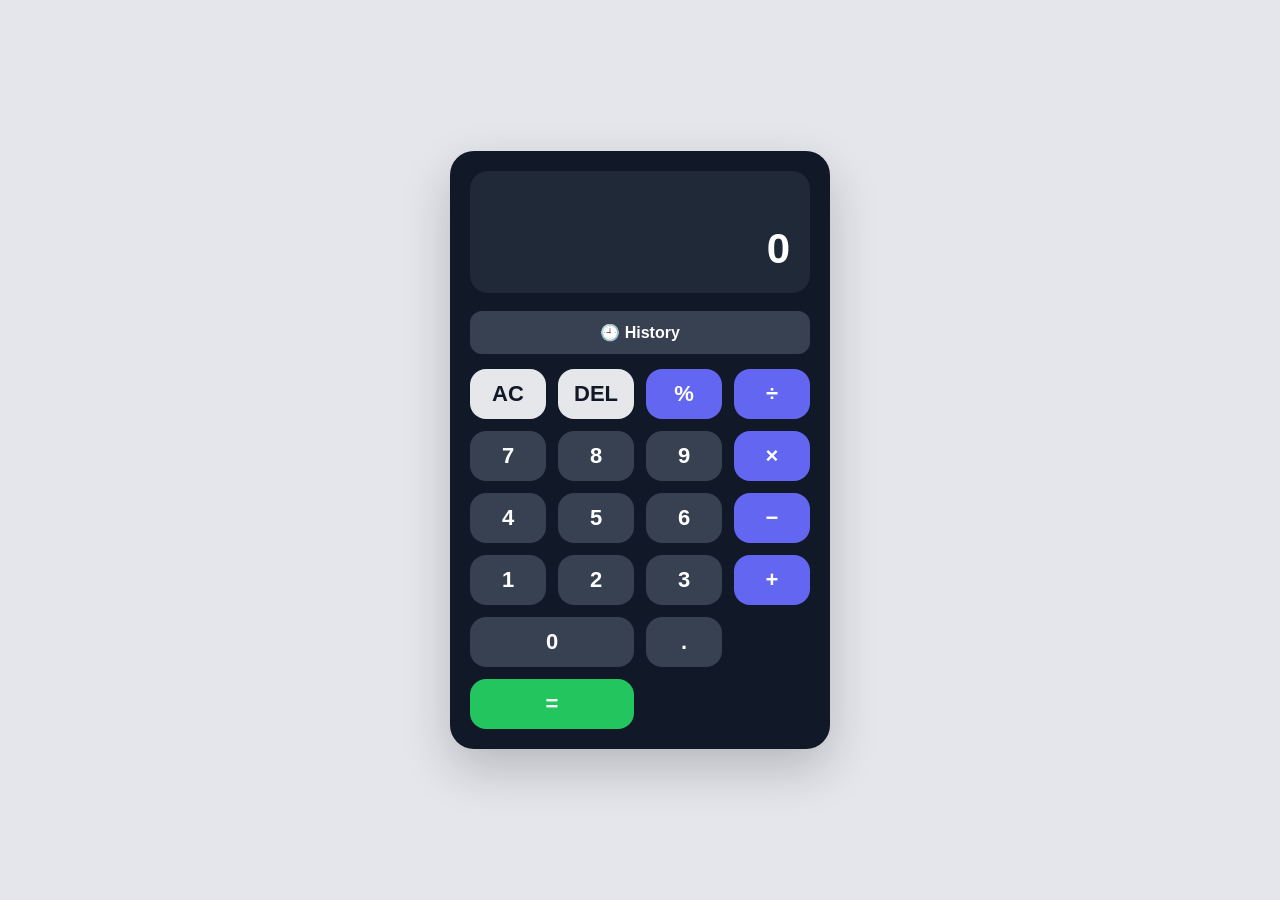
<file: WebDev-L2-Calculator/index.html>
<!DOCTYPE html>
<html lang="en">
<head>
    <meta charset="UTF-8">
    <meta name="viewport" content="width=device-width, initial-scale=1.0">
    <link rel="icon" type="image/png" href="assets/logo.png">
    <title>Calculator | OIBSIP Level 2</title>
    <link rel="stylesheet" href="style.css">
</head>

<body>

    <main class="calculator-container">

        <div class="calculator">

            <!-- Calculator Display -->
            <div class="display">
                <div class="previous-operand" id="previousOperand"></div>
                <div class="current-operand" id="currentOperand">0</div>
            </div>

            <!-- History Button -->
            <button class="history-btn" id="historyBtn">
                🕘 History
            </button>
            
            <!-- History Panel -->
            <div class="history-panel" id="historyPanel">
                <div class="history-header">
                    <h3>Calculation History</h3>
                    <button id="closeHistory">×</button>
                </div>

                <div class="history-list" id="historyList">
                    <p class="empty-history">No calculations yet</p>
                </div>

                <button class="clear-history" id="clearHistory">
                    Clear History
                </button>
            </div>

            <!-- Calculator Buttons -->
            <div class="buttons">

                <!-- First Row -->
                <button class="btn action" data-action="clear">AC</button>
                <button class="btn action" data-action="delete">DEL</button>
                <button class="btn operator" data-operation="%">%</button>
                <button class="btn operator" data-operation="÷">÷</button>

                <!-- Second Row -->
                <button class="btn number" data-number="7">7</button>
                <button class="btn number" data-number="8">8</button>
                <button class="btn number" data-number="9">9</button>
                <button class="btn operator" data-operation="×">×</button>

                <!-- Third Row -->
                <button class="btn number" data-number="4">4</button>
                <button class="btn number" data-number="5">5</button>
                <button class="btn number" data-number="6">6</button>
                <button class="btn operator" data-operation="−">−</button>

                <!-- Fourth Row -->
                <button class="btn number" data-number="1">1</button>
                <button class="btn number" data-number="2">2</button>
                <button class="btn number" data-number="3">3</button>
                <button class="btn operator" data-operation="+">+</button>

                <!-- Fifth Row -->
                <button class="btn number zero" data-number="0">0</button>
                <button class="btn number" data-number=".">.</button>
                <button class="btn equals" data-action="equals">=</button>

            </div>

        </div>

    </main>

    <script src="script.js"></script>

</body>
</html>
</file>
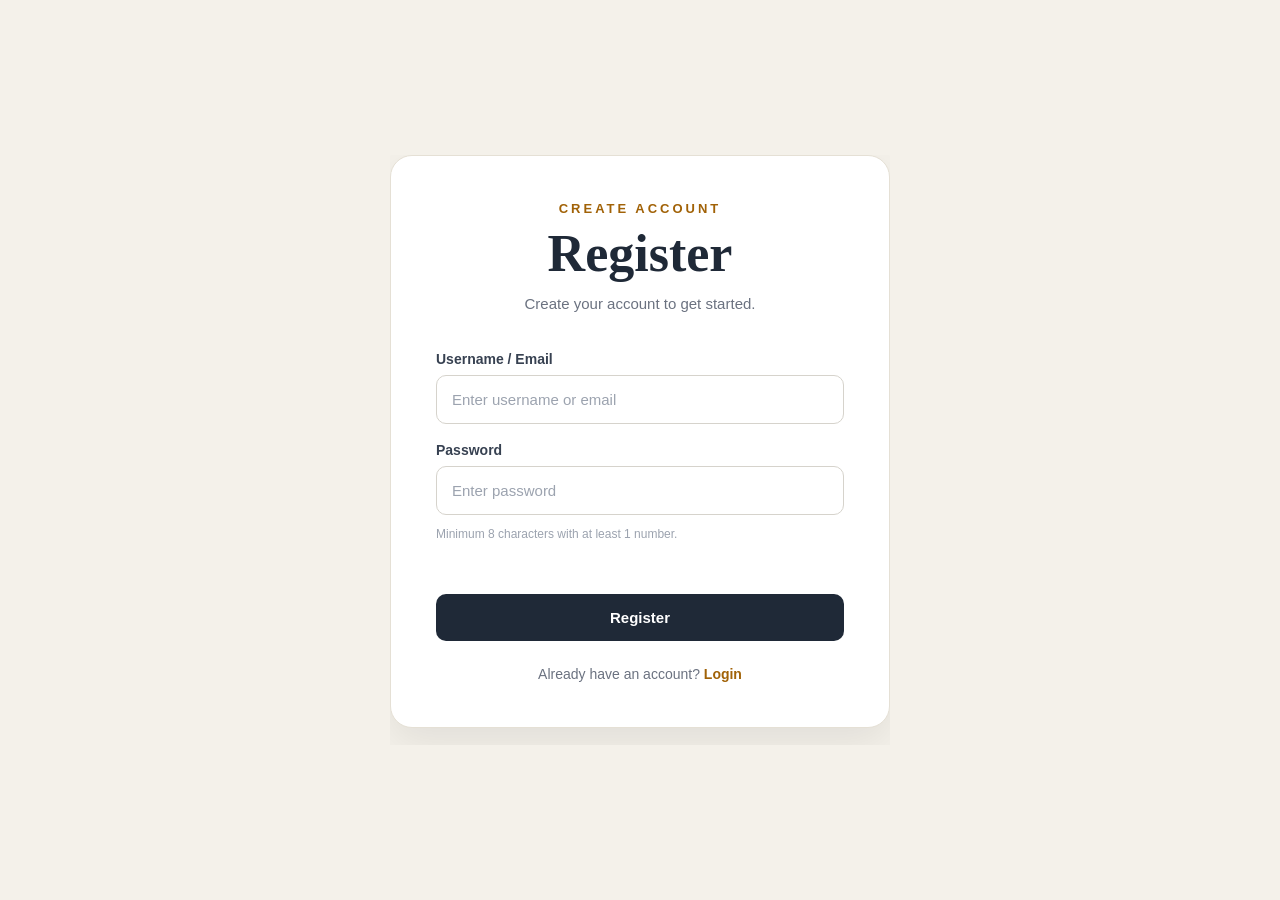
<file: WebDev-L2-LoginAuth/index.html>
<!DOCTYPE html>
<html lang="en">
<head>
    <meta charset="UTF-8">
    <meta name="viewport" content="width=device-width, initial-scale=1.0">
    <link rel="icon" type="image/png" href="assets/logo.png">
    <title>Login Authentication System</title>
    <link rel="stylesheet" href="style.css">
</head>
<body>
    <main class="auth-container">

        <!-- AUTH PAGE -->

        <div class="auth-wrapper">

            <!-- REGISTER PAGE -->

            <section id="registerPage" class="auth-page register-page">

                <div class="auth-header">

                    <p class="subtitle">
                        Create Account
                    </p>

                    <h1>
                        Register
                    </h1>

                    <p>
                        Create your account to get started.
                    </p>

                </div>

                <form id="registerForm" class="auth-form">

                    <div class="form-group">

                        <label for="registerUsername">
                            Username / Email
                        </label>

                        <input
                            type="text"
                            id="registerUsername"
                            placeholder="Enter username or email"
                            autocomplete="username"
                        >

                    </div>

                    <div class="form-group">

                        <label for="registerPassword">
                            Password
                        </label>

                        <input
                            type="password"
                            id="registerPassword"
                            placeholder="Enter password"
                            autocomplete="new-password"
                        >

                    </div>

                    <p class="password-hint">
                        Minimum 8 characters with at least 1 number.
                    </p>

                    <p
                        id="registerMessage"
                        class="message"
                    ></p>

                    <button
                        type="submit"
                        class="auth-button"
                    >
                        Register
                    </button>

                </form>

                <p class="switch-text">

                    Already have an account?

                    <button
                        type="button"
                        id="showLoginButton"
                    >
                        Login
                    </button>

                </p>

            </section>

            <!-- LOGIN PAGE -->

            <section id="loginPage" class="auth-page login-page">

                <div class="auth-header">

                    <p class="subtitle">
                        Welcome Back
                    </p>

                    <h1>
                        Login
                    </h1>

                    <p>
                        Login to access your dashboard.
                    </p>

                </div>

                <form id="loginForm" class="auth-form">

                    <div class="form-group">

                        <label for="loginUsername">
                            Username / Email
                        </label>

                        <input
                            type="text"
                            id="loginUsername"
                            placeholder="Enter username or email"
                            autocomplete="username"
                        >

                    </div>

                    <div class="form-group">

                        <label for="loginPassword">
                            Password
                        </label>

                        <input
                            type="password"
                            id="loginPassword"
                            placeholder="Enter password"
                            autocomplete="current-password"
                        >

                    </div>

                    <p
                        id="loginMessage"
                        class="message"
                    ></p>

                    <button
                        type="submit"
                        class="auth-button"
                    >
                        Login
                    </button>

                </form>

                <p class="switch-text">

                    Don't have an account?

                    <button
                        type="button"
                        id="showRegisterButton"
                    >
                        Register
                    </button>

                </p>

            </section>

        </div>

        <!-- DASHBOARD -->

        <section
            id="dashboardPage"
            class="dashboard-page hidden"
        >

            <div class="dashboard-header">

                <p class="subtitle">
                    Protected Area
                </p>

                <h1>
                    Dashboard
                </h1>

                <p id="welcomeMessage">
                    Welcome back!
                </p>

            </div>

            <div class="dashboard-card">

                <h2>
                    You're Logged In
                </h2>

                <p>
                    This protected dashboard is accessible only after
                    successful authentication.
                </p>

                <button
                    type="button"
                    id="logoutButton"
                    class="logout-button"
                >
                    Logout
                </button>

            </div>

        </section>

    </main>

    <script src="script.js"></script>

</body>
</html>
</file>
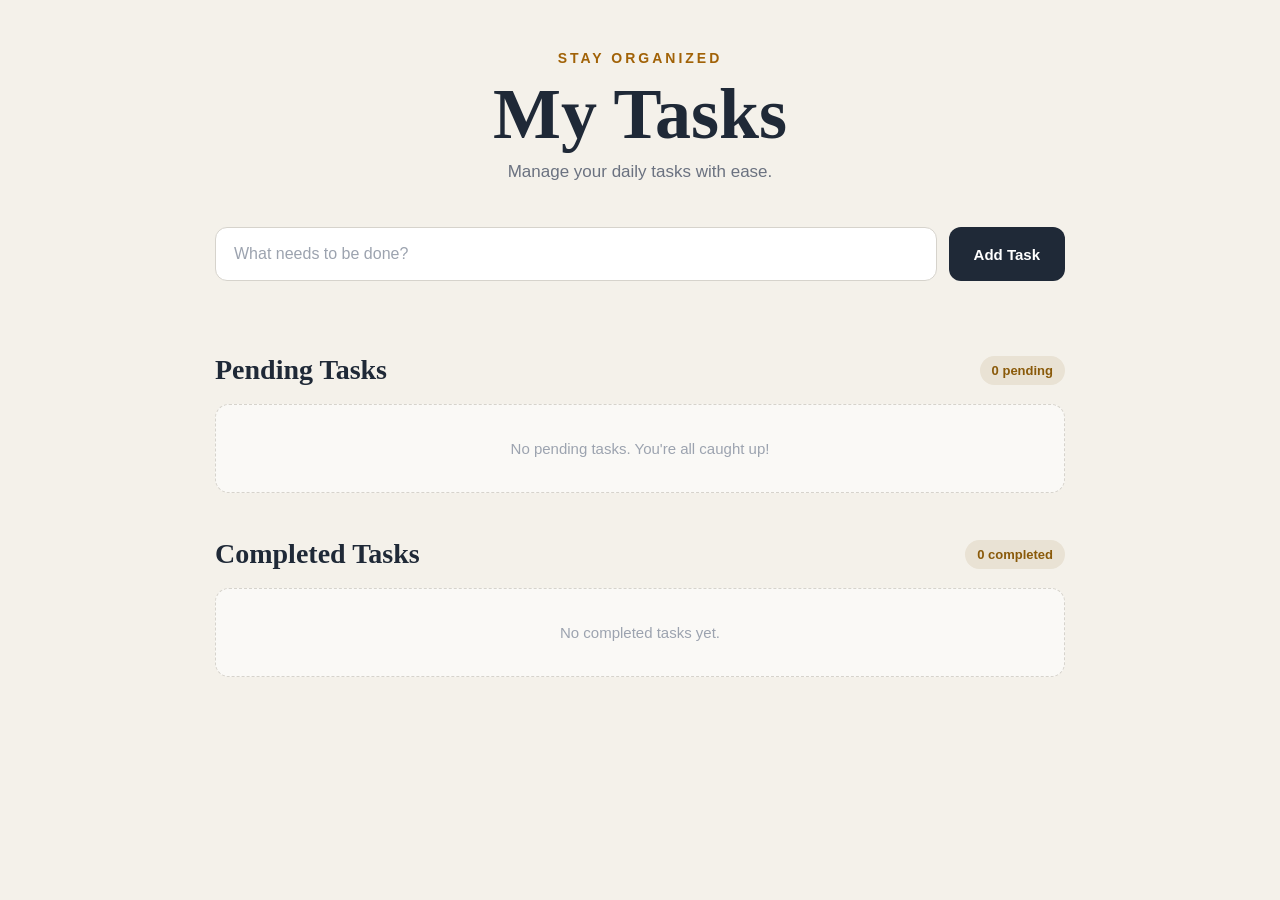
<file: WebDev-L2-ToDoApp/index.html>
<!DOCTYPE html>
<html lang="en">
<head>
    <meta charset="UTF-8">
    <meta name="viewport" content="width=device-width, initial-scale=1.0">
    <link rel="icon" type="image/png" href="assets/logo.png">
    <title>To-Do Web App</title>
    <link rel="stylesheet" href="style.css">
</head>
<body>

    <main class="todo-app">

        <header class="app-header">
            <p class="subtitle">Stay Organized</p>
            <h1>My Tasks</h1>
            <p class="header-text">Manage your daily tasks with ease.</p>
        </header>

        <section class="task-input-section">
            <form id="taskForm">
                <input
                    type="text"
                    id="taskInput"
                    placeholder="What needs to be done?"
                    autocomplete="off"
                >
                <button type="submit" id="addTaskButton">
                    Add Task
                </button>
            </form>
            <p id="formMessage" class="form-message"></p>
        </section>

        <section class="task-section">

            <div class="section-header">
                <h2>Pending Tasks</h2>
                <span id="pendingCount">0 pending</span>
            </div>

            <div id="pendingTasks" class="task-list">
                <div class="empty-message" id="pendingEmpty">
                    No pending tasks. You're all caught up!
                </div>
            </div>

        </section>

        <section class="task-section completed-section">

            <div class="section-header">
                <h2>Completed Tasks</h2>
                <span id="completedCount">0 completed</span>
            </div>

            <div id="completedTasks" class="task-list">
                <div class="empty-message" id="completedEmpty">
                    No completed tasks yet.
                </div>
            </div>

        </section>

    </main>

    <script src="script.js"></script>

</body>
</html>
</file>
<file: WebDev-L2-Calculator/style.css>
* {
    margin: 0;
    padding: 0;
    box-sizing: border-box;
}

body {
    min-height: 100vh;
    font-family: Arial, Helvetica, sans-serif;
    display: flex;
    justify-content: center;
    align-items: center;
    background: #e4e6ec;
}

/* MAIN CONTAINER */
.calculator-container {
    width: 100%;
    min-height: 100vh;
    display: flex;
    justify-content: center;
    align-items: center;
    padding: 20px;
}

/* CALCULATOR */
.calculator {
    width: 380px;
    max-width: 100%;
    padding: 20px;
    background: #111827;
    border-radius: 24px;
    box-shadow: 0 20px 50px rgba(0, 0, 0, 0.2);
}

/* DISPLAY */
.display {
    width: 100%;
    min-height: 120px;
    margin-bottom: 18px;
    padding: 20px;
    display: flex;
    flex-direction: column;
    justify-content: flex-end;
    align-items: flex-end;
    background: #1f2937;
    border-radius: 18px;
    overflow: hidden;
}


/* PREVIOUS OPERAND */
.previous-operand {
    width: 100%;
    min-height: 28px;
    color: #9ca3af;
    font-size: 18px;
    text-align: right;
    overflow-wrap: anywhere;
}

/* CURRENT OPERAND */
.current-operand {
    width: 100%;
    margin-top: 6px;
    color: #ffffff;
    font-size: 42px;
    font-weight: 600;
    text-align: right;
    overflow-x: auto;
    white-space: nowrap;
    scrollbar-width: none;
}

.current-operand::-webkit-scrollbar {
    display: none;
}


/* HISTORY BUTTON */
.history-btn {
    width: 100%;
    margin-bottom: 15px;
    padding: 12px;

    border: none;
    border-radius: 12px;

    background: #374151;
    color: #ffffff;

    font-size: 16px;
    font-weight: 600;

    cursor: pointer;
    transition: 0.2s ease;
}

.history-btn:hover {
    background: #4b5563;
}

/* HISTORY PANEL */
.history-panel {
    display: none;

    margin-bottom: 15px;
    padding: 16px;

    background: #1f2937;
    border-radius: 16px;

    color: #ffffff;
}

.history-panel.active {
    display: block;
}

/* HISTORY HEADER */
.history-header {
    display: flex;
    justify-content: space-between;
    align-items: center;

    margin-bottom: 15px;
}

.history-header h3 {
    font-size: 18px;
}

.history-header button {
    width: 30px;
    height: 30px;

    border: none;
    border-radius: 8px;

    background: #374151;
    color: #ffffff;

    font-size: 20px;
    cursor: pointer;
}

/* HISTORY LIST */
.history-list {
    max-height: 220px;
    overflow-y: auto;
}

.history-item {
    padding: 10px 0;

    border-bottom: 1px solid #374151;

    font-size: 15px;
    color: #d1d5db;
}

.history-item:last-child {
    border-bottom: none;
}

.empty-history {
    color: #9ca3af;
    text-align: center;
    padding: 15px 0;
}

/* CLEAR HISTORY */
.clear-history {
    width: 100%;
    margin-top: 15px;
    padding: 10px;

    border: none;
    border-radius: 10px;

    background: #ef4444;
    color: #ffffff;

    font-size: 14px;
    font-weight: 600;

    cursor: pointer;
}

.clear-history:hover {
    background: #dc2626;
}


/* BUTTON GRID */
.buttons {
    display: grid;
    grid-template-columns: repeat(4, 1fr);
    gap: 12px;
}

/* ALL BUTTONS */
.btn {
    height: 50px;
    border: none;
    border-radius: 16px;
    font-size: 22px;
    font-weight: 600;
    cursor: pointer;
    transition: transform 0.15s ease, box-shadow 0.15s ease, background 0.15s ease;
}

.btn:hover {
    transform: translateY(-2px);
}

.btn:active {
    transform: scale(0.95);
}

/* NUMBER BUTTONS */
.number {
    background: #374151;
    color: #ffffff;
}

.number:hover {
    background: #4b5563;
}

/* OPERATOR BUTTONS */
.operator {
    background: #6366f1;
    color: #ffffff;
}

.operator:hover {
    background: #4f46e5;
}

/* ACTION BUTTONS */
.action {
    background: #e5e7eb;
    color: #111827;
}

.action:hover {
    background: #d1d5db;
}

/* EQUALS BUTTON */
.equals {
    grid-column: span 2;
    background: #22c55e;
    color: #ffffff;
}

.equals:hover {
    background: #16a34a;
}

/* ZERO BUTTON */
.zero {
    grid-column: span 2;
}

/* ERROR STATE */
.display.error .current-operand {
    color: #cd2222;
    font-size: 24px;
}


/* RESPONSIVE DESIGN */
@media (max-width: 480px) {
    .calculator {
        width: 100%;
        padding: 15px;
        border-radius: 20px;
    }

    .display {
        min-height: 110px;
        padding: 16px;
    }

    .current-operand {
        font-size: 34px;
    }

    .previous-operand {
        font-size: 16px;
    }

    .buttons {
        gap: 9px;
    }

    .btn {
        height: 62px;
        border-radius: 14px;
        font-size: 20px;
    }
}


/* SMALL SCREENS */
@media (max-width: 350px) {
    .btn {
        height: 55px;
        font-size: 18px;
    }

    .current-operand {
        font-size: 28px;
    }
}
</file>
<file: WebDev-L2-LoginAuth/style.css>
* {
    margin: 0;
    padding: 0;
    box-sizing: border-box;
}

body {
    min-height: 100vh;
    padding: 30px 20px;
    display: flex;
    align-items: center;
    justify-content: center;
    background: #f4f1ea;
    color: #1f2937;
    font-family: Arial, Helvetica, sans-serif;
}

.auth-container {
    width: 100%;
    max-width: 500px;
}

/* AUTH WRAPPER */

.auth-wrapper {
    position: relative;
    width: 100%;
    min-height: 590px;
    overflow: hidden;
}

/* AUTH PAGE */

.auth-page {
    position: absolute;
    top: 0;
    left: 0;
    width: 100%;
    padding: 45px;
    border: 1px solid #e5e0d5;
    border-radius: 22px;
    background: #ffffff;
    box-shadow: 0 15px 40px rgba(0, 0, 0, 0.08);
    transition: transform 0.55s ease, opacity 0.55s ease;
}

/* REGISTER PAGE */

.register-page {
    transform: translateX(0);
    opacity: 1;
}

/* LOGIN PAGE */

.login-page {
    transform: translateX(100%);
    opacity: 0;
}

.auth-wrapper.show-login .register-page {
    transform: translateX(-100%);
    opacity: 0;
}

.auth-wrapper.show-login .login-page {
    transform: translateX(0);
    opacity: 1;
}


.auth-header {
    margin-bottom: 35px;
    text-align: center;
}

.subtitle {
    margin-bottom: 12px;
    color: #a16207;
    font-size: 13px;
    font-weight: 700;
    letter-spacing: 3px;
    text-transform: uppercase;
}

.auth-header h1 {
    margin-bottom: 12px;
    color: #1f2937;
    font-family: Georgia, "Times New Roman", serif;
    font-size: 52px;
    line-height: 1;
}

.auth-header p:last-child {
    color: #6b7280;
    font-size: 15px;
    line-height: 1.6;
}

/* FORM */

.auth-form {
    display: flex;
    flex-direction: column;
    gap: 18px;
}

.form-group {
    display: flex;
    flex-direction: column;
    gap: 8px;
}

.form-group label {
    color: #374151;
    font-size: 14px;
    font-weight: 700;
}

.form-group input {
    width: 100%;
    padding: 15px;
    border: 1px solid #d6d3cc;
    border-radius: 10px;
    outline: none;
    background: #ffffff;
    color: #1f2937;
    font-size: 15px;
    transition: border-color 0.2s ease, box-shadow 0.2s ease;
}

.form-group input::placeholder {
    color: #9ca3af;
}

.form-group input:focus {
    border-color: #a16207;
    box-shadow: 0 0 0 3px rgba(161, 98, 7, 0.12);
}

/* PASSWORD */

.password-hint {
    margin-top: -8px;
    color: #9ca3af;
    font-size: 12px;
    line-height: 1.5;
}

/* MESSAGE */

.message {
    min-height: 20px;
    margin-top: -5px;
    color: #dc2626;
    font-size: 13px;
    line-height: 1.5;
}

/* AUTH btn */

.auth-button {
    width: 100%;
    padding: 15px;
    border: none;
    border-radius: 10px;
    background: #1f2937;
    color: #ffffff;
    font-size: 15px;
    font-weight: 700;
    cursor: pointer;
    transition: background 0.2s ease, transform 0.2s ease;
}

.auth-button:hover {
    background: #a16207;
    transform: translateY(-2px);
}

/* SWITCH TEXT */

.switch-text {
    margin-top: 25px;
    color: #6b7280;
    font-size: 14px;
    text-align: center;
}

.switch-text button {
    padding: 0;
    border: none;
    background: transparent;
    color: #a16207;
    font-size: 14px;
    font-weight: 700;
    cursor: pointer;
}

.switch-text button:hover {
    text-decoration: underline;
}

/* DASHBOARD */

.dashboard-page {
    width: 100%;
    text-align: center;
}

.dashboard-header {
    margin-bottom: 30px;
}

.dashboard-header h1 {
    margin-bottom: 12px;
    color: #1f2937;
    font-family: Georgia, "Times New Roman", serif;
    font-size: 58px;
    line-height: 1;
}

.dashboard-header p:last-child {
    color: #6b7280;
    font-size: 15px;
    line-height: 1.6;
}

/* DASHBOARD CARD */

.dashboard-card {
    padding: 35px;
    border: 1px solid #e5e0d5;
    border-radius: 22px;
    background: #ffffff;
    box-shadow: 0 15px 40px rgba(0, 0, 0, 0.08);
}

.dashboard-card h2 {
    margin-bottom: 12px;
    color: #1f2937;
    font-family: Georgia, "Times New Roman", serif;
    font-size: 28px;
}

.dashboard-card p {
    margin-bottom: 28px;
    color: #6b7280;
    font-size: 15px;
    line-height: 1.7;
}

/* LOGOUT */

.logout-button {
    width: 100%;
    padding: 14px;
    border: none;
    border-radius: 10px;
    background: #1f2937;
    color: #ffffff;
    font-size: 15px;
    font-weight: 700;
    cursor: pointer;
    transition: background 0.2s ease, transform 0.2s ease;
}

.logout-button:hover {
    background: #dc2626;
    transform: translateY(-2px);
}

/* HIDDEN */

.hidden {
    display: none;
}

/* RESPONSIVE */

@media (max-width: 550px) {

    body {
        padding: 20px 15px;
    }

    .auth-wrapper {
        min-height: 570px;
    }

    .auth-page {
        padding: 35px 25px;
    }

    .auth-header h1 {
        font-size: 44px;
    }

    .dashboard-header h1 {
        font-size: 48px;
    }

    .dashboard-card {
        padding: 28px 22px;
    }
}


@media (max-width: 380px) {

    .auth-wrapper {
        min-height: 550px;
    }

    .auth-page {
        padding: 30px 20px;
    }

    .auth-header h1 {
        font-size: 40px;
    }

    .dashboard-header h1 {
        font-size: 42px;
    }
}
</file>
<file: WebDev-L2-ToDoApp/style.css>
/* RESET */

* {
    margin: 0;
    padding: 0;
    box-sizing: border-box;
}

/* BODY */

body {
    min-height: 100vh;
    padding: 50px 20px;
    background: #f4f1ea;
    color: #1f2937;
    font-family: Arial, Helvetica, sans-serif;
}

/* APP */

.todo-app {
    width: 100%;
    max-width: 850px;
    margin: 0 auto;
}

/* HEADER */

.app-header {
    margin-bottom: 45px;
    text-align: center;
}

.subtitle {
    margin-bottom: 12px;
    color: #a16207;
    font-size: 14px;
    font-weight: 700;
    letter-spacing: 3px;
    text-transform: uppercase;
}

.app-header h1 {
    margin-bottom: 12px;
    color: #1f2937;
    font-family: Georgia, "Times New Roman", serif;
    font-size: clamp(48px, 7vw, 72px);
    line-height: 1;
}

.header-text {
    color: #6b7280;
    font-size: 17px;
}

/* INPUT SECTION */

.task-input-section {
    margin-bottom: 45px;
}

#taskForm {
    display: flex;
    gap: 12px;
}

#taskInput {
    flex: 1;
    min-width: 0;
    padding: 17px 18px;
    border: 1px solid #d6d3cc;
    border-radius: 12px;
    outline: none;
    background: #ffffff;
    color: #1f2937;
    font-size: 16px;
    transition: border-color 0.2s ease, box-shadow 0.2s ease;
}

#taskInput::placeholder {
    color: #9ca3af;
}

#taskInput:focus {
    border-color: #a16207;
    box-shadow: 0 0 0 3px rgba(161, 98, 7, 0.12);
}

#addTaskButton {
    padding: 0 25px;
    border: none;
    border-radius: 12px;
    background: #1f2937;
    color: #ffffff;
    font-size: 15px;
    font-weight: 700;
    cursor: pointer;
    transition: background 0.2s ease, transform 0.2s ease;
}

#addTaskButton:hover {
    background: #a16207;
    transform: translateY(-2px);
}

/* FORM MESSAGE */

.form-message {
    min-height: 20px;
    margin-top: 8px;
    color: #dc2626;
    font-size: 14px;
}

/* TASK SECTION */

.task-section {
    margin-bottom: 45px;
}

.completed-section {
    margin-bottom: 0;
}

/* SECTION HEADER */

.section-header {
    margin-bottom: 18px;
    display: flex;
    align-items: center;
    justify-content: space-between;
    gap: 15px;
}

.section-header h2 {
    color: #1f2937;
    font-family: Georgia, "Times New Roman", serif;
    font-size: 28px;
}

.section-header span {
    padding: 7px 12px;
    border-radius: 20px;
    background: #e9e2d4;
    color: #8a5a0a;
    font-size: 13px;
    font-weight: 700;
}

/* TASK LIST */

.task-list {
    display: flex;
    flex-direction: column;
    gap: 12px;
}

/* TASK */

.task-item {
    padding: 18px;
    display: flex;
    align-items: center;
    gap: 15px;
    border: 1px solid #e5e0d5;
    border-radius: 14px;
    background: #ffffff;
    box-shadow: 0 6px 18px rgba(0, 0, 0, 0.05);
    transition: transform 0.2s ease, box-shadow 0.2s ease;
}

.task-item:hover {
    transform: translateY(-2px);
    box-shadow: 0 10px 25px rgba(0, 0, 0, 0.08);
}

/* COMPLETE TOGGLE */

.complete-toggle {
    width: 22px;
    height: 22px;
    flex-shrink: 0;
    border: 2px solid #a16207;
    border-radius: 50%;
    background: transparent;
    cursor: pointer;
    transition: background 0.2s ease, border-color 0.2s ease;
}

.complete-toggle:hover {
    background: #f0e3ca;
}

.task-item.completed .complete-toggle {
    position: relative;
    background: #a16207;
    border-color: #a16207;
}

.task-item.completed .complete-toggle::after {
    content: "✓";
    position: absolute;
    top: 50%;
    left: 50%;
    color: #ffffff;
    font-size: 13px;
    font-weight: 700;
    transform: translate(-50%, -50%);
}

/* TASK CONTENT */

.task-content {
    flex: 1;
    min-width: 0;
}

.task-text {
    margin-bottom: 6px;
    color: #1f2937;
    font-size: 16px;
    line-height: 1.5;
    word-break: break-word;
}

.task-item.completed .task-text {
    color: #9ca3af;
    text-decoration: line-through;
}

.task-time {
    color: #9ca3af;
    font-size: 12px;
}

/* TASK ACTIONS */

.task-actions {
    display: flex;
    align-items: center;
    gap: 8px;
    flex-shrink: 0;
}

.task-action {
    padding: 8px 12px;
    border: 1px solid #d6d3cc;
    border-radius: 8px;
    background: #ffffff;
    color: #374151;
    font-size: 13px;
    font-weight: 600;
    cursor: pointer;
    transition: background 0.2s ease, color 0.2s ease;
}

.task-action:hover {
    background: #f4f1ea;
}

.edit-btn:hover {
    border-color: #a16207;
    color: #a16207;
}

.delete-btn:hover {
    border-color: #dc2626;
    color: #dc2626;
}

/* EDIT INPUT */

.edit-input {
    width: 100%;
    padding: 8px 10px;
    border: 1px solid #a16207;
    border-radius: 7px;
    outline: none;
    color: #1f2937;
    font-size: 16px;
}

/* EMPTY MESSAGE */

.empty-message {
    padding: 35px 20px;
    border: 1px dashed #d6d3cc;
    border-radius: 14px;
    background: #faf9f6;
    color: #9ca3af;
    font-size: 15px;
    text-align: center;
}

/* HIDDEN */

.hidden {
    display: none;
}

/* TABLET */

@media (max-width: 700px) {

    body {
        padding: 40px 16px;
    }

    .app-header {
        margin-bottom: 35px;
    }

    .app-header h1 {
        font-size: 52px;
    }

    #taskForm {
        flex-direction: column;
    }

    #addTaskButton {
        min-height: 50px;
    }

    .task-item {
        align-items: flex-start;
    }

    .task-actions {
        flex-direction: column;
    }

    .task-action {
        width: 70px;
    }
}

/* MOBILE */

@media (max-width: 480px) {

    body {
        padding: 30px 14px;
    }

    .app-header h1 {
        font-size: 44px;
    }

    .header-text {
        font-size: 15px;
    }

    .section-header {
        align-items: flex-start;
        flex-direction: column;
    }

    .section-header h2 {
        font-size: 25px;
    }

    .task-item {
        padding: 15px;
        gap: 10px;
    }

    .task-text {
        font-size: 15px;
    }

    .task-actions {
        gap: 5px;
    }

    .task-action {
        width: 60px;
        padding: 7px 5px;
        font-size: 12px;
    }
}
</file>
